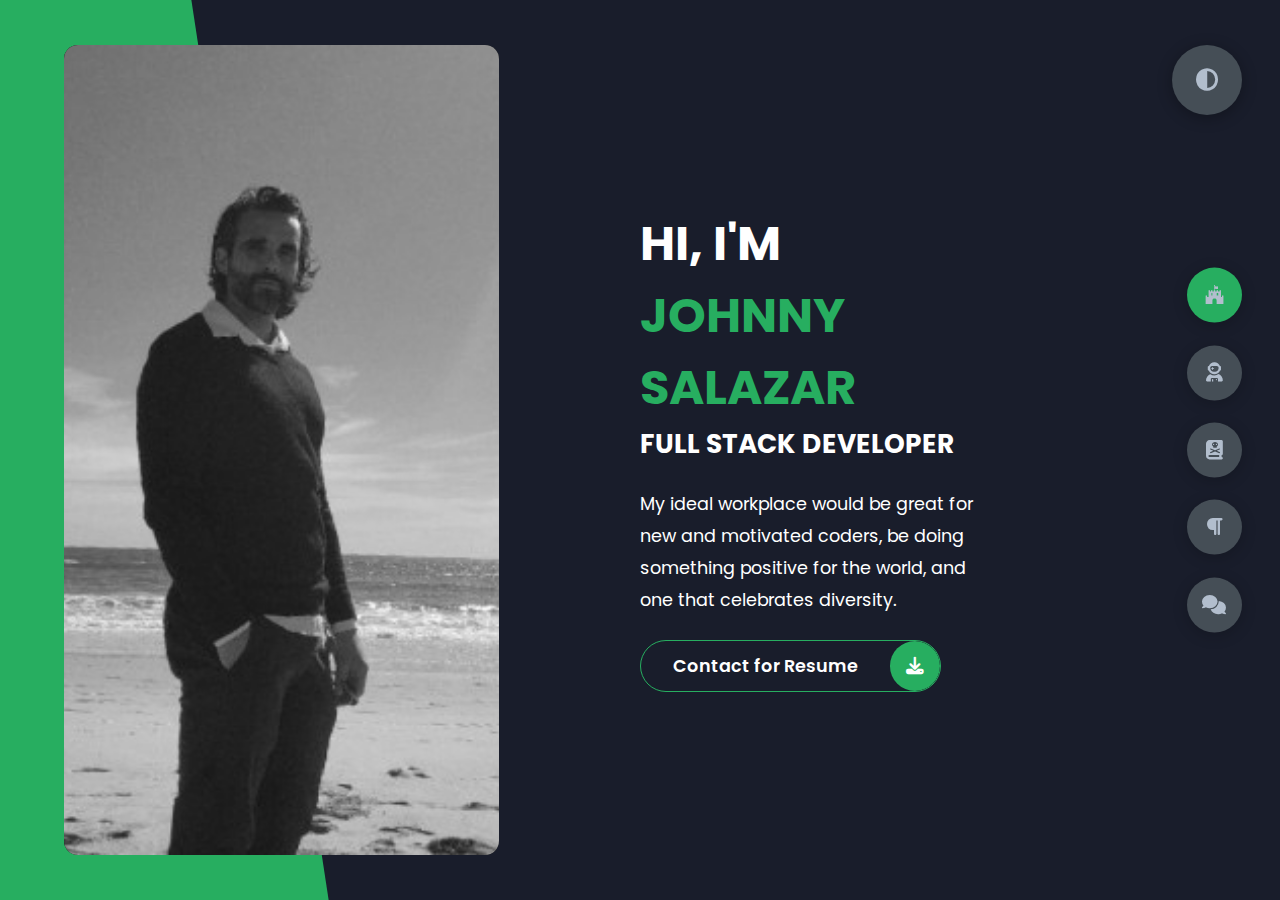
<file: index.html>
<!DOCTYPE html>
<html lang="en">
<head>
    <meta charset="UTF-8">
    <meta http-equiv="X-UA-Compatible" content="IE=edge">
    <meta name="viewport" content="width=device-width, initial-scale=1.0">
    <title>distrAction</title>
    <link rel="preconnect" href="https://fonts.googleapis.com">
    <link rel="preconnect" href="https://fonts.gstatic.com" crossorigin>
    <link rel="stylesheet" href="https://cdnjs.cloudflare.com/ajax/libs/font-awesome/6.2.1/css/all.min.css">
    <link href="https://fonts.googleapis.com/css2?family=Poppins&display=swap" rel="stylesheet">
    <link rel="stylesheet" href="styles/styles.css"
</head>
<body class="main-content">
    <header class="container header active" id="home">
        <div class="header-content">
            <div class="left-header">
                <div class="h-shape"></div>
                <div class="image">
                    <img src="img/meach.jpeg" alt="Hey that's me!">
                </div>
            </div>
            <div class="right-header">
                <h1 class="name">
                    HI, I'M <span>JOHNNY SALAZAR</span>
                </h1>
                <h2>
                    FULL STACK DEVELOPER
                </h2>
                <p>             
                    My ideal workplace would be great for new and motivated coders, be doing something positive for the world, and one that celebrates diversity.
                </p>
                <div class="btn-con">
                    <a href="mailto:jsal.dev@protonmail.com" class="main-btn">
                        <span class="btn-text">Contact for Resume</span>
                        <span class="btn-icon"><i class="fas fa-download"></i></span>
                    </a>
                </div>
            </div>
        </div>
    </header>
    <main>
        <section class="container about" id="about">
            <div class="main-title">
                <h2>about <span>me</span><span class="bg-text">about</span></h2>
            </div>
            <div class="about-container">
                <div class="left-about">
                    <h4>Learn a <span>bit</span> more about me...</h4>
                    <p>                    
                        Offline, you can catch me enjoying time with my wife and our kids... or out in the water, somewhere on a run, buried in a book, or cheering on the San Diego Padres!
                        <br>Please see my <a href="http://www.linkedin.com/in/jsal-dev" target="_blank">LinkedIn</a> and <a href="http://www.github.com/icodeunot" target="_blank">GitHub</a> for more work.    
                    </p>
                    <div class="btn-con">
                        <a href="updates.html" class="main-btn" target="_blank">
                            <span class="btn-text">Download Resume</span>
                            <span class="btn-icon"><i class="fas fa-download"></i></span>
                        </a>
                    </div>
                </div>
                <div class="right-about">
                    <div class="about-item">
                        <div class="abt-text">
                            <p class="large-text">500+</p>
                            <p class="small-text">Thoughts <br /> Thunk</p>
                        </div>
                    </div>
                    <div class="about-item">
                        <div class="abt-text">
                            <p class="large-text">500+</p>
                            <p class="small-text">Thoughts <br /> Thunk</p>
                        </div>
                    </div>
                    <div class="about-item">
                        <div class="abt-text">
                            <p class="large-text">500+</p>
                            <p class="small-text">Thoughts <br /> Thunk</p>
                        </div>
                    </div>
                    <div class="about-item">
                        <div class="abt-text">
                            <p class="large-text">500+</p>
                            <p class="small-text">Thoughts <br /> Thunk</p>
                        </div>
                    </div>
                </div>
            </div>
            <div class="about-stats">
                <h4 class="stat-title">My Skills</h4>
                <div class="progress-bars">
                    <div class="progress-bar">
                        <p class="prog-title">Java</p>
                        <div class="progress-con">
                            <p class="progtext">90%</p>
                            <div class="progress">
                                <span class="java"></span>
                            </div>
                        </div>
                    </div>
                    <div class="progress-bar">
                        <p class="prog-title">Python</p>
                        <div class="progress-con">
                            <p class="progtext">50%</p>
                            <div class="progress">
                                <span class="python"></span>
                            </div>
                        </div>
                    </div>
                    <div class="progress-bar">
                        <p class="prog-title">C++</p>
                        <div class="progress-con">
                            <p class="progtext">50%</p>
                            <div class="progress">
                                <span class="cpp"></span>
                            </div>
                        </div>
                    </div>
                    <div class="progress-bar">
                        <p class="prog-title">HTML/CSS/JS</p>
                        <div class="progress-con">
                            <p class="progtext">50%</p>
                            <div class="progress">
                                <span class="front-end"></span>
                            </div>
                        </div>
                    </div>
                    <div class="progress-bar">
                        <p class="prog-title">SQL/T-SQL</p>
                        <div class="progress-con">
                            <p class="progtext">75%</p>
                            <div class="progress">
                                <span class="sql"></span>
                            </div>
                        </div>
                    </div>
                    <div class="progress-bar">
                        <p class="prog-title">Linux/Bash</p>
                        <div class="progress-con">
                            <p class="progtext">75%</p>
                            <div class="progress">
                                <span class="bash"></span>
                            </div>
                        </div>
                    </div>
                </div>
            </div>
            <h4 class="stat-title">My Coding Timeline</h4>
            <div class="timeline">
                <div class="timeline-item">
                    <div class="tl-icon">
                        <i class="fas fa-briefcase"></i>
                    </div>
                    <p class="tl-duration">2020 - present</p>
                    <h5>WGU Bachelors in Sowftware Devlopment<span> - Adjust as needed</span></h5>
                    <p>
                        Some words here please and then some more please
                    </p>
                </div>
                <div class="timeline-item">
                    <div class="tl-icon">
                        <i class="fas fa-briefcase"></i>
                    </div>
                    <p class="tl-duration">2020 - present</p>
                    <h5>WGU Bachelors in Sowftware Devlopment<span> - Adjust as needed</span></h5>
                    <p>
                        Some words here please and then some more please
                    </p>
                </div>
                <div class="timeline-item">
                    <div class="tl-icon">
                        <i class="fas fa-briefcase"></i>
                    </div>
                    <p class="tl-duration">2020 - present</p>
                    <h5>WGU Bachelors in Sowftware Devlopment<span> - Adjust as needed</span></h5>
                    <p>
                        Some words here please and then some more please
                    </p>
                </div>
                <div class="timeline-item">
                    <div class="tl-icon">
                        <i class="fas fa-briefcase"></i>
                    </div>
                    <p class="tl-duration">2020 - present</p>
                    <h5>WGU Bachelors in Sowftware Devlopment<span> - Adjust as needed</span></h5>
                    <p>
                        Some words here please and then some more please
                    </p>
                </div>
            </div>
        </section>
        <section class="container" id="portfolio">
            <div class="main-title">
                <h2>my <span>portfolio</span><span class="bg-text">portfolio</span></h2>
            </div>
            <p class="port-text">
                Here are some projects I've worked on.
            </p>
            <div class="portfolios">
                <div class="portfolio-item">
                    <div class="image">
                        <img src="img/surfing.jpeg" alt="kook petting the cat">
                    </div>
                    <div class="hover-items">
                        <h3>Project Source</h3>
                        <div class="icons">
                            <a href="" class="icon" target="_blank">
                                <i class="fab fa-github"></i>
                            </a>
                            <a href="" class="icon" target="_blank">
                                <i class="fab fa-linkedin"></i>
                            </a>
                            <a href="" class="icon" target="_blank">
                                <i class="fab fa-youtube"></i>
                            </a>
                        </div>
                    </div>
                </div>
                <div class="portfolio-item">
                    <div class="image">
                        <img src="img/surfing.jpeg" alt="kook petting the cat">
                    </div>
                    <div class="hover-items">
                        <h3>Project Source</h3>
                        <div class="icons">
                            <a href="" class="icon" target="_blank">
                                <i class="fab fa-github"></i>
                            </a>
                            <a href="" class="icon" target="_blank">
                                <i class="fab fa-linkedin"></i>
                            </a>
                            <a href="" class="icon" target="_blank">
                                <i class="fab fa-youtube"></i>
                            </a>
                        </div>
                    </div>
                </div>
                <div class="portfolio-item">
                    <div class="image">
                        <img src="img/surfing.jpeg" alt="kook petting the cat">
                    </div>
                    <div class="hover-items">
                        <h3>Project Source</h3>
                        <div class="icons">
                            <a href="" class="icon" target="_blank">
                                <i class="fab fa-github"></i>
                            </a>
                            <a href="" class="icon" target="_blank">
                                <i class="fab fa-linkedin"></i>
                            </a>
                            <a href="" class="icon" target="_blank">
                                <i class="fab fa-youtube"></i>
                            </a>
                        </div>
                    </div>
                </div>
                <div class="portfolio-item">
                    <div class="image">
                        <img src="img/surfs_up.jpg" alt="kook petting the cat">
                    </div>
                    <div class="hover-items">
                        <h3>Project Source</h3>
                        <div class="icons">
                            <a href="" class="icon" target="_blank">
                                <i class="fab fa-github"></i>
                            </a>
                            <a href="" class="icon" target="_blank">
                                <i class="fab fa-linkedin"></i>
                            </a>
                            <a href="" class="icon" target="_blank">
                                <i class="fab fa-youtube"></i>
                            </a>
                        </div>
                    </div>
                </div>
                <div class="portfolio-item">
                    <div class="image">
                        <img src="img/surfs_up.jpg" alt="kook petting the cat">
                    </div>
                    <div class="hover-items">
                        <h3>Project Source</h3>
                        <div class="icons">
                            <a href="" class="icon" target="_blank">
                                <i class="fab fa-github"></i>
                            </a>
                            <a href="" class="icon" target="_blank">
                                <i class="fab fa-linkedin"></i>
                            </a>
                            <a href="" class="icon" target="_blank">
                                <i class="fab fa-youtube"></i>
                            </a>
                        </div>
                    </div>
                </div>
                <div class="portfolio-item">
                    <div class="image">
                        <img src="img/surfs_up.jpg" alt="kook petting the cat">
                    </div>
                    <div class="hover-items">
                        <h3>Project Source</h3>
                        <div class="icons">
                            <a href="" class="icon" target="_blank">
                                <i class="fab fa-github"></i>
                            </a>
                            <a href="" class="icon" target="_blank">
                                <i class="fab fa-linkedin"></i>
                            </a>
                            <a href="" class="icon" target="_blank">
                                <i class="fab fa-youtube"></i>
                            </a>
                        </div>
                    </div>
                </div>
            </div>
        </section>
        <section class="container" id="blogs">
            <div class="blogs-content">
                <div class="main-title">
                    <h2>my <span>blogs</span><span class="bg-text">blogs</span></h2>
                </div>
                <div class="blogs">
                    <div class="blog">
                        <img src="img/surfing.jpeg" alt="NEED NEW PIC">
                        <div class="blog-text">
                            <h4>
                                Creating your GitHub readME
                            </h4>
                            <p>
                                Update your github to have a readME.md file and showcase your work.
                            </p>
                        </div>
                    </div>
                    <div class="blog">
                        <img src="img/surfing.jpeg" alt="NEED NEW PIC">
                        <div class="blog-text">
                            <h4>
                                Creating your GitHub readME
                            </h4>
                            <p>
                                Update your github to have a readME.md file and showcase your work.
                            </p>
                        </div>
                    </div>
                    <div class="blog">
                        <img src="img/surfing.jpeg" alt="NEED NEW PIC">
                        <div class="blog-text">
                            <h4>
                                Creating your GitHub readME
                            </h4>
                            <p>
                                Update your github to have a readME.md file and showcase your work.
                            </p>
                        </div>
                    </div>
                </div>
            </div>
        </section>
        <section class="container contact" id="contact">
            <div class="contact-container">
                <div class="main-title">
                    <h2>contact <span>me</span><span class="bg-text">contact</span></h2>
                </div>
                <div class="contact-content-con">
                    <div class="left-contact">
                        <h4>Let's build your app!</h4>
                        <p>
                            Drop me a line to discuss your idea, together we can build a minimum viable product to bring to the world. 
                            <br> Hurry, good ideas are swarmin!
                        </p>
                        <div class="contact-info">
                            <div class="contact-item">
                                <div class="icon">
                                    <i class="fas fa-map-marker-alt"></i>
                                    Location
                                </div>
                                <p>
                                    : San Diego, California
                                </p>
                            </div>
                            <div class="contact-item">
                                <div class="icon">
                                    <i class="fas fa-envelope"></i>
                                    Email
                                </div>
                                <p>
                                    : jsal.dev@protonmail.com
                                </p>
                            </div>
                            <div class="contact-item">
                                <div class="icon">
                                    <i class="fas fa-user-graduate"></i>
                                    Education
                                </div>
                                <p>
                                    : Western Governors University
                                </p>
                            </div>
                        </div>
                        <div class="contact-icons">
                            <div class="contact-icon">
                                <a href="updates.html" target="_blank">
                                   <i class="fab fa-medium"></i>
                                </a>
                                <a href="https://www.github.com/icodeunot" target="_blank">
                                    <i class="fab fa-github"></i>
                                </a>
                                <a href="https://www.linkedin.com/in/jsal-dev" target="_blank">
                                    <i class="fab fa-linkedin"></i>
                                </a>
                            </div>
                        </div>
                    </div>
                    <div class="right-contact">
                        <form action="updates.html" class="contact-form">
                            <div class="input-control i-c-2">
                                <input type="text" required placeholder="Your Name">
                                <input type="email" required placeholder="Your Email">
                            </div>
                            <div class="input-control">
                                <input type="text" required placeholder="Enter Subject">
                            </div>
                            <div class="input-control">
                                <textarea name="" id="" cols="15" rows="8" placeholder="Your Idea Here..."></textarea>
                            </div>
                            <div class="submit-btn">
                                <a href="updates.html" class="main-btn">
                                    <span class="btn-text">Yew!!!</span>
                                    <span class="btn-icon"><i class="fas fa-water"></i></span>
                                </a>   
                            </div>
                        </form>
                    </div>
                </div>
            </div>
        </section>
    </main>

    <div class="controls">
        <div class="control active-btn" data-id="home">
            <i class="fa-brands fa-fort-awesome"></i>
        </div>
        <div class="control" data-id="about">
            <i class="fa-solid fa-user-astronaut"></i>
        </div>
        <div class="control" data-id="portfolio">
            <i class="fa-solid fa-book-skull"></i>
        </div>
        <div class="control" data-id="blogs">
            <i class="fa-solid fa-paragraph"></i>
        </div>
        <div class="control" data-id="contact">
            <i class="fa-solid fa-comments"></i>
        </div>
    </div>
    <div class="theme-btn">
        <i class="fas fa-adjust"></i>
    </div>
    <script src="app.js"></script>
</body>
</html>
</file>
<file: styles/styles.css>
* {
  margin: 0;
  padding: 0;
  box-sizing: border-box;
  list-style: none;
}

:root {
  --color-primary: #191d2b;
  --color-secondary: #27AE60;
  --color-white: #FFFFFF;
  --color-black: #000;
  --color-grey-0: #f8f8f8;
  --color-grey-1: #dbe1e8;
  --color-grey-2: #b2becd;
  --color-grey-3: #6c7983;
  --color-grey-4: #454e56;
  --color-grey-5: #2a2e35;
  --color-grey-6: #12181b;
  --br-sm-2: 14px;
  --box-shadow-1: 0 3px 15px rgba(0,0,0,.2);
}

.light-mode {
  --color-primary: #FFFFFF;
  --color-secondary: #F56692;
  --color-white: #454e56;
  --color-black: #000;
  --color-grey-0: #f8f8f8;
  --color-grey-1: #6c7983;
  --color-grey-2: #6c7983;
  --color-grey-3: #6c7983;
  --color-grey-4: #454e56;
  --color-grey-5: #f8f8f8;
  --color-grey-6: #12181b;
}

body {
  background-color: var(--color-primary);
  font-family: "Poppins", sans-serif;
  font-size: 1.1rem;
  color: var(--color-white);
  transition: all 0.4s ease-in-out;
}

a {
  display: inline-block;
  text-decoration: none;
  color: var(--color-secondary);
  font-family: inherit;
}

header {
  min-height: 100vh;
  color: var(--color-white);
  overflow: hidden;
  padding: 0 !important;
}

section {
  min-height: 100vh;
  width: 100%;
  position: absolute;
  left: 0;
  top: 0;
  padding: 3rem 18rem;
}

.container {
  display: none;
  transform: translateY(-100%) scale(0);
  transition: all 0.4s ease-in-out;
  background-color: var(--color-primary);
}

.active {
  display: block;
  animation: appear 0.5s ease-out;
  transform: translateY(0) scaleY(1);
}

@keyframes appear {
  0% {
    transform: translateY(-100%) scaleY(0);
  }
  100% {
    transform: translateY(0) scaleY(1);
  }
}
/*Navigation*/
.controls {
  position: fixed;
  z-index: 10;
  top: 50%;
  right: 3%;
  display: flex;
  flex-direction: column;
  align-items: center;
  justify-content: center;
  transform: translateY(-50%);
}

.controls .control {
  padding: 1rem;
  cursor: pointer;
  background-color: var(--color-grey-4);
  width: 55px;
  height: 55px;
  border-radius: 50%;
  display: flex;
  justify-content: center;
  align-items: center;
  margin: 0.7rem 0;
  box-shadow: var(--box-shadow-1);
}

.controls .control i {
  padding: 1rem;
  font-size: 1.2rem;
  color: var(--color-grey-2);
  pointer-events: none;
}

.controls .active-btn {
  background-color: var(--color-secondary);
  transition: all 0.4s ease-in-out;
}

.controls .activebtn i {
  color: var(--color-white);
}

.updateButton {
  background-color: var(--color-secondary);
  color: var(--color-white);
  border-radius: 50%;
  padding: 1rem;
}

.updateButton:hover {
  background-color: var(--color-white);
  color: var(--color-secondary);
  border-radius: 50%;
  padding: 1rem;
}

/*Color Theme*/
.theme-btn {
  top: 5%;
  right: 3%;
  width: 70px;
  height: 70px;
  border-radius: 50%;
  background-color: var(--color-grey-4);
  cursor: pointer;
  position: fixed;
  display: flex;
  justify-content: center;
  align-items: center;
  box-shadow: 0 3px 15px rgba(0, 0, 0, 0.3);
  transition: all 0.1s ease-in-out;
}

.theme-btn:active {
  transform: translateY(-3px);
}

.theme-btn i {
  font-size: 1.4rem;
  color: var(--color-grey-2);
  pointer-events: none;
}

/*Header-Content*/
.header-content {
  display: grid;
  grid-template-columns: repeat(2, 1fr);
  min-height: 100vh;
}

.header-content .left-header {
  display: flex;
  align-items: center;
  position: relative;
}

.header-content .left-header .h-shape {
  transition: all 0.4s ease-in-out;
  width: 65%;
  height: 100%;
  background-color: var(--color-secondary);
  position: absolute;
  left: 0;
  top: 0;
  z-index: -1;
  -webkit-clip-path: polygon(0 0, 46% 0, 79% 100%, 0% 100%);
          clip-path: polygon(0 0, 46% 0, 79% 100%, 0% 100%);
}

.header-content .left-header .image {
  border-radius: var(--br-sm-2);
  height: 90%;
  width: 68%;
  margin-left: 4rem;
  background-color: var(--color-black);
  transition: all 0.4s ease-in-out;
}

.header-content .left-header .image img {
  border-radius: var(--br-sm-2);
  width: 100%;
  height: 100%;
  -o-object-fit: cover;
     object-fit: cover;
  transition: all 0.4s ease-in-out;
  filter: grayscale(100%);
}

.header-content .left-header .image img:hover {
  border-radius: var(--br-sm-2);
  filter: grayscale(0);
}

.header-content .right-header {
  display: flex;
  flex-direction: column;
  justify-content: center;
  padding-right: 18rem;
}

.header-content .right-header .name {
  font-size: 3rem;
}

.header-content .right-header .name span {
  color: var(--color-secondary);
}

.header-content .right-header p {
  margin: 1.5rem 0;
  line-height: 2rem;
}

/*About*/
.about-container {
  display: grid;
  grid-template-columns: repeat(2, 1fr);
  padding-top: 3.5rem;
  padding-bottom: 5rem;
}

.about-container .right-about {
  display: grid;
  grid-template-columns: repeat(2, 1fr);
  grid-gap: 2rem;
}

.about-container .right-about .about-item {
  border: 1px solid var(--color-grey-5);
  border-radius: 5px;
  transition: all 0.4s ease-in-out;
  box-shadow: 1px 2px 15px rgba(0, 0, 0, 0.1);
}

.about-container .right-about .about-item:hover {
  cursor: default;
  transform: translateY(-5px);
  border: 1px solid var(--color-secondary);
  box-shadow: 1px 4px 15px rgba(0, 0, 0, 0.32);
}

.about-container .right-about .about-item .abt-text {
  padding: 1.5rem;
  display: flex;
  flex-direction: column;
}

.about-container .right-about .about-item .abt-text .large-text {
  font-size: 3rem;
  font-weight: 700;
  color: var(--color-secondary);
}

.about-container .right-about .about-item .abt-text .small-text {
  padding-left: 3rem;
  position: relative;
  text-transform: uppercase;
  font-size: 1.2rem;
  color: var(--color-grey-1);
  letter-spacing: 2px;
}

.about-container .right-about .about-item .abt-text .small-text::before {
  content: "";
  position: absolute;
  left: 0;
  top: 15px;
  width: 2rem;
  height: 2px;
  background-color: var(--color-grey-5);
}

.about-container .left-about {
  padding-right: 5rem;
}

.about-container .left-about p {
  line-height: 2rem;
  padding: 1rem;
  color: var(--color-grey-1);
}

.about-container .left-about h4 {
  font-size: 2rem;
  text-transform: uppercase;
}

.about-container .left-about h4 span {
  color: var(--color-secondary);
  text-transform: lowercase;
  font-family: "Lucida Sans", "Lucida Sans Regular", "Lucida Grande", "Lucida Sans Unicode", Geneva, Verdana, sans-serif;
}

.about-stats {
  padding-bottom: 4rem;
}

.about-stats .progress-bars {
  display: grid;
  grid-template-columns: repeat(2, 1fr);
  grid-gap: 2rem;
}

.about-stats .progress-bars .progress-bar {
  display: flex;
  flex-direction: column;
}

.about-stats .progress-bars .progress-bar .prog-title {
  text-transform: uppercase;
  font-weight: 500;
}

.about-stats .progress-bars .progress-bar .progress-con {
  display: flex;
  align-items: center;
}

.about-stats .progress-bars .progress-bar .progress-con .prog-text {
  color: var(--color-grey-2);
}

.about-stats .progress-bars .progress-bar .progress-con .progress {
  width: 100%;
  height: 0.45rem;
  background-color: var(--color-grey-4);
  margin-left: 1rem;
  position: relative;
}

.about-stats .progress-bars .progress-bar .progress-con .progress span {
  position: absolute;
  top: 0;
  left: 0;
  height: 100%;
  background-color: var(--color-secondary);
  transition: all 0.4s ease-in-out;
  width: 60%;
}

.about-stats .progress-bars .progress-bar .progress-con .progress .java {
  width: 90%;
}

.about-stats .progress-bars .progress-bar .progress-con .progress .python {
  width: 50%;
}

.about-stats .progress-bars .progress-bar .progress-con .progress .cpp {
  width: 50%;
}

.about-stats .progress-bars .progress-bar .progress-con .progress .front-end {
  width: 50%;
}

.about-stats .progress-bars .progress-bar .progress-con .progress .sql {
  width: 75%;
}

.about-stats .progress-bars .progress-bar .progress-con .progress .bash {
  width: 75%;
}

.stat-title {
  text-transform: uppercase;
  font-size: 1.4rem;
  text-align: center;
  padding: 3.5rem 0;
  position: relative;
}

.stat-title::before {
  content: "";
  position: absolute;
  left: 50%;
  top: 0%;
  width: 40%;
  height: 1px;
  background-color: var(--color-grey-5);
  transform: translateX(-50%);
}

/*TimeLine*/
.timeline {
  display: grid;
  grid-template-columns: repeat(2, 1fr);
  grid-gap: 2rem;
  padding-bottom: 3rem;
}

.timeline .timeline-item {
  position: relative;
  padding-left: 3rem;
  border-left: 1px solid var(--color-grey-5);
}

.timeline .timeline-item .tl-icon {
  position: absolute;
  left: -27px;
  top: 0;
  background-color: var(--color-secondary);
  width: 50px;
  height: 50px;
  border-radius: 50%;
  display: flex;
  align-items: center;
  justify-content: center;
}

.timeline .timeline-item i {
  font-size: 1.3rem;
}

.timeline .timeline-item .tl-duration {
  padding: 0.2rem 0.6rem;
  background-color: var(--color-grey-5);
  border-radius: 15px;
  display: inline-block;
  font-size: 0.8rem;
  text-transform: uppercase;
  font-weight: 500;
}

.timeline .timeline-item h5 {
  padding: 1rem 0;
  text-transform: uppercase;
  font-size: 1.3rem;
  font-weight: 600;
}

.timeline .timeline-item h5 span {
  color: var(--color-grey-2);
  font-weight: 500;
  font-size: 1rem;
}

.timeline .timeline-item p {
  color: var(--color-grey-2);
}

/*Portfolios*/
.port-text {
  padding: 2rem 0;
  text-align: center;
}

.portfolios {
  display: grid;
  grid-template-columns: repeat(3, 1fr);
  grid-gap: 2rem;
  margin-top: 3rem;
}

.portfolios .portfolio-item {
  position: relative;
  border-radius: 15px;
}

.portfolios .portfolio-item img {
  width: 100%;
  height: 200px;
  -o-object-fit: cover;
     object-fit: cover;
  border-radius: 15px;
}

.portfolios .portfolio-item .hover-items {
  width: 100%;
  height: 100%;
  background-color: var(--color-secondary);
  position: absolute;
  left: 0;
  top: 0;
  border-radius: 15px;
  display: flex;
  justify-content: center;
  align-items: center;
  flex-direction: column;
  opacity: 0;
  transform: scale(0);
  transition: all 0.4s ease-in-out;
}

.portfolios .portfolio-item .hover-items h3 {
  font-size: 1.5rem;
  color: var(--color-white);
  margin-bottom: 1.5rem;
}

.portfolios .portfolio-item .hover-items .icons {
  display: flex;
  justify-content: center;
  align-items: center;
}

.portfolios .portfolio-item .hover-items .icons .icon {
  background-color: var(--color-primary);
  border-radius: 50%;
  width: 50px;
  height: 50px;
  display: flex;
  align-items: center;
  justify-content: center;
  margin: 0 1rem;
  cursor: pointer;
  transition: all 0.4s ease-in-out;
}

.portfolios .portfolio-item .hover-items .icons .icon i {
  font-size: 1.5rem;
  color: var(--color-white);
  margin: 0 1rem;
}

.portfolios .portfolio-item .hover-items .icons .icon:hover {
  background-color: var(--color-white);
}

.portfolios .portfolio-item .hover-items .icons .icon:hover i {
  color: var(--color-primary);
}

.portfolio-item:hover .hover-items {
  opacity: 1;
  transform: scale(1);
}

/*Blogs*/
.blogs {
  display: grid;
  grid-template-columns: repeat(3, 1fr);
  grid-gap: 2rem;
  margin-top: 3rem;
}

.blogs .blog {
  position: relative;
  background-color: var(--color-grey-5);
  border-radius: 5px;
  box-shadow: 1px 1px 20px rgba(0, 0, 0, 0.1);
  transition: all 0.4s ease-in-out;
}

.blogs .blog:hover {
  box-shadow: 1px 1px 20px rgba(0, 0, 0, 0.3);
  transform: translateY(-5px);
  transition: all 0.4s ease-in-out;
}

.blogs .blog:hover img {
  filter: grayscale(0);
  transform: scale(1.1);
  box-shadow: 1px 4px 15px rgba(0, 0, 0, 0.8);
}

.blogs .blog img {
  width: 100%;
  height: 300px;
  -o-object-fit: cover;
     object-fit: cover;
  border-top-left-radius: 5px;
  border-top-right-radius: 5px;
  filter: grayscale(100%);
  transition: all 0.4s ease-in-out;
}

.blogs .blog .blog-text {
  margin-top: -7px;
  padding: 1.1rem;
  border-top: 8px solid var(--color-secondary);
}

.blogs .blog .blog-text h4 {
  font-size: 1.5rem;
  margin-bottom: 0.7rem;
  transition: all 0.4s ease-in-out;
  cursor: pointer;
}

.blogs .blog .blog-text h4:hover {
  color: var(--color-secondary);
}

.blogs .blog .blog-text p {
  color: var(--color-grey-2);
  line-height: 2rem;
  padding-bottom: 1rem;
}

/*Contact*/
.contact-content-con {
  display: flex;
  padding-top: 3.5rem;
}

.contact-content-con .left-contact {
  flex: 2;
}

.contact-content-con .left-contact h4 {
  margin-top: 1rem;
  font-size: 2rem;
  text-transform: uppercase;
}

.contact-content-con .left-contact p {
  margin: 1rem 0;
  line-height: 2rem;
}

.contact-content-con .left-contact .contact-info .contact-item {
  display: flex;
  align-items: center;
  justify-content: space-between;
}

.contact-content-con .left-contact .contact-info .contact-item p {
  margin: 0.3rem 0 !important;
  padding: 0 !important;
}

.contact-content-con .left-contact .contact-info .contact-item .icon {
  display: grid;
  grid-template-columns: 40px 1fr;
}

.contact-content-con .left-contact .contact-info .contact-item .icon i {
  display: flex;
  align-items: center;
  font-size: 1.3rem;
}

.contact-content-con .left-contact .contact-icon {
  display: flex;
  margin-top: 2rem;
}

.contact-content-con .left-contact .contact-icon a {
  display: flex;
  align-items: center;
  color: var(--color-white);
  background-color: var(--color-grey-5);
  cursor: pointer;
  justify-content: center;
  width: 50px;
  height: 50px;
  border-radius: 50%;
  margin: 0 0.4rem;
  transition: all 0.4s ease-in-out;
}

.contact-content-con .left-contact .contact-icon a:hover {
  background-color: var(--color-secondary);
}

.contact-content-con .left-contact .contact-icon a:hover i {
  color: var(--color-primary);
}

.contact-content-con .left-contact .contact-icon a i {
  display: flex;
  align-items: center;
  justify-content: center;
  font-size: 1.3rem;
}

.contact-content-con .right-contact {
  flex: 3;
  margin-left: 3rem;
}

.contact-content-con .right-contact .input-control {
  margin: 1.5rem 0;
}

.contact-content-con .right-contact .input-control input, .contact-content-con .right-contact .input-control textarea {
  border-radius: 30px;
  font-weight: inherit;
  font-size: inherit;
  font-family: inherit;
  padding: 0.8rem 1.1rem;
  outline: none;
  border: none;
  background-color: var(--color-grey-5);
  width: 100%;
  color: var(--color-white);
  resize: none;
}

.contact-content-con .right-contact .i-c-2 {
  display: flex;
}

.contact-content-con .right-contact .i-c-2 :last-child {
  margin-left: 1.5rem;
}

.contact-content-con .right-contact .submit-btn {
  display: flex;
  justify-content: flex-start;
}

/*independent Components*/
.btn-con {
  display: flex;
  align-self: flex-start;
}

.main-btn {
  border-radius: 30px;
  color: inherit;
  font-weight: 600;
  position: relative;
  border: 1px solid var(--color-secondary);
  display: flex;
  align-self: flex-start;
  display: flex;
  align-items: center;
  overflow: hidden;
}

.main-btn .btn-text {
  padding: 0 2rem;
}

.main-btn .btn-icon {
  background-color: var(--color-secondary);
  display: flex;
  align-items: center;
  justify-content: center;
  border-radius: 50%;
  padding: 1rem;
}

.main-btn::before {
  content: "";
  position: absolute;
  top: 0;
  right: 0;
  transform: translateX(100%);
  transition: all 0.4s ease-in;
  z-index: -1;
}

.main-btn:hover {
  transition: all 0.4s ease-out;
}

.main-btn:hover::before {
  width: 100%;
  height: 100%;
  background-color: var(--color-secondary);
  transform: translateX(0);
  transition: all 0.4s ease-out;
}

.main-title {
  text-align: center;
}

.main-title h2 {
  position: relative;
  text-transform: uppercase;
  font-size: 3rem;
  font-weight: 900;
}

.main-title h2 span {
  color: var(--color-secondary);
}

.main-title h2 .bg-text {
  position: absolute;
  top: 40%;
  left: 50%;
  color: var(--color-grey-5);
  text-transform: lowercase;
  transition: all 0.4s ease-in-out;
  z-index: -1;
  transform: translate(-50%, -50%);
  font-weight: 700;
  font-size: 7rem;
}

.about-container .left-about p {
  padding-left: 0;
}

@media screen and (max-width: 600px) {
  header {
    padding: 0 !important;
  }
  .theme-btn {
    width: 50px;
    height: 50px;
  }
  .header-content {
    grid-template-columns: repeat(1, 1fr);
    padding-bottom: 6rem;
  }
  .left-header .h-shape {
    display: none;
  }
  .right-header {
    grid-row: 1;
    padding-right: 0rem !important;
    width: 90%;
    margin: 0 auto;
  }
  .right-header .name {
    font-size: 2.5rem !important;
    text-align: center;
    padding-top: 3rem;
  }
  .header-content .left-header .image {
    margin: 0 auto;
    width: 90%;
  }
  .controls {
    top: auto;
    bottom: 0;
    flex-direction: row;
    justify-content: center;
    left: 50%;
    transform: translateX(-50%);
    width: 100%;
    background-color: var(--color-grey-5);
  }
  .controls .control {
    margin: 1rem 0.3rem;
  }
  .about-container {
    grid-template-columns: repeat(1, 1fr);
  }
  .about-container .right-about {
    grid-template-columns: repeat(1, 1fr);
    padding-top: 2.5rem;
  }
  .about-container .left-about {
    padding-right: 0;
  }
  .about-container .left-about p {
    padding-left: 0;
  }
  .timeline {
    grid-template-columns: repeat(1, 1fr);
    padding-bottom: 6rem;
  }
  .container {
    padding: 2rem 2.5rem !important;
  }
  .about-stats .progress-bars {
    grid-template-columns: repeat(1, 1fr);
  }
  .portfolios {
    grid-template-columns: repeat(1, 1fr);
    padding-bottom: 6rem;
    margin-top: 1rem;
  }
  .blogs {
    grid-template-columns: repeat(1, 1fr);
    padding-bottom: 6rem;
  }
  .contact-content-con {
    flex-direction: column;
  }
  .contact-content-con .right-contact {
    margin-left: 0;
    margin-top: 2.5rem;
  }
  .contact-content-con .right-contact .i-c-2 {
    flex-direction: column;
  }
  .contact-content-con .right-contact .i-c-2 :last-child {
    margin-left: 0;
    margin-top: 1.5rem;
  }
  .contact-content-con .right-contact {
    margin-bottom: 6rem;
  }
  .contact-item {
    flex-direction: column;
    margin: 1rem 0;
  }
  .contact-item p {
    font-size: 15px;
    color: var(--color-grey-2);
  }
  .contact-item span {
    font-size: 15px;
  }
  .contact-item .icon {
    grid-template-columns: 25px 1fr;
  }
  .main-title h2 {
    font-size: 2rem;
  }
  .main-title h2 span {
    font-size: 2.3rem;
  }
  .main-title h2 .bg-text {
    font-size: 2.3rem;
  }
}
@media screen and (max-width: 1432px) {
  .container {
    padding: 7rem 11rem;
  }
  .contact-content-con {
    flex-direction: column;
  }
  .contact-content-con .right-contact {
    margin-left: 0;
    margin-top: 2.5rem;
  }
  .contact-content-con .right-contact .i-c-2 {
    flex-direction: column;
  }
  .contact-content-con .right-contact .i-c-2 :last-child {
    margin-left: 0;
    margin-top: 1.5rem;
  }
  .contact-content-con .right-contact {
    margin-bottom: 6rem;
  }
  .main-title h2 .bg-text {
    font-size: 5.5rem;
  }
}
@media screen and (max-width: 1250px) {
  .blogs {
    grid-template-columns: repeat(2, 1fr);
    margin-top: 6rem;
  }
  .portfolios {
    grid-template-columns: repeat(2, 1fr);
  }
  .header-content .right-header {
    padding-right: 9rem;
  }
}
@media screen and (max-width: 660px) {
  .blogs {
    grid-template-columns: repeat(1, 1fr);
  }
  .portfolios {
    grid-template-columns: repeat(1, 1fr);
  }
}
@media screen and (max-width: 1070px) {
  .about-container {
    grid-template-columns: repeat(1, 1fr);
  }
  .about-container .right-about {
    padding-top: 2.5rem;
  }
  .main-title h2 {
    font-size: 4rem;
  }
  .main-title h2 span {
    font-size: 4rem;
  }
  .main-title h2 .bg-text {
    font-size: 4.5rem;
  }
}
@media screen and (max-width: 970px) {
  .container {
    padding: 7rem 6rem;
  }
  .about-container .left-about {
    padding-right: 0rem;
  }
  .header-content {
    grid-template-columns: repeat(1, 1fr);
    padding-bottom: 6rem;
  }
  .left-header .h-shape {
    display: none;
  }
  .left-header .image {
    width: 90% !important;
    margin: 0 auto !important;
  }
  .right-header {
    grid-row: 1;
    padding-right: 0rem !important;
    width: 90%;
    margin: 0 auto;
  }
  .right-header .name {
    font-size: 2.5rem !important;
    text-align: center;
    padding-top: 3rem;
  }
}
@media screen and (max-width: 700px) {
  .container {
    padding: 7rem 3rem;
  }
  .about-stats .progress-bars {
    grid-template-columns: repeat(1, 1fr);
  }
  .about-container .right-about {
    grid-template-columns: repeat(1, 1fr);
  }
  .timeline {
    grid-template-columns: repeat(1, 1fr);
  }
  .main-title h2 {
    font-size: 3rem;
  }
  .main-title h2 span {
    font-size: 3rem;
  }
  .main-title h2 .bg-text {
    font-size: 4rem;
  }
}/*# sourceMappingURL=styles.css.map */
</file>
